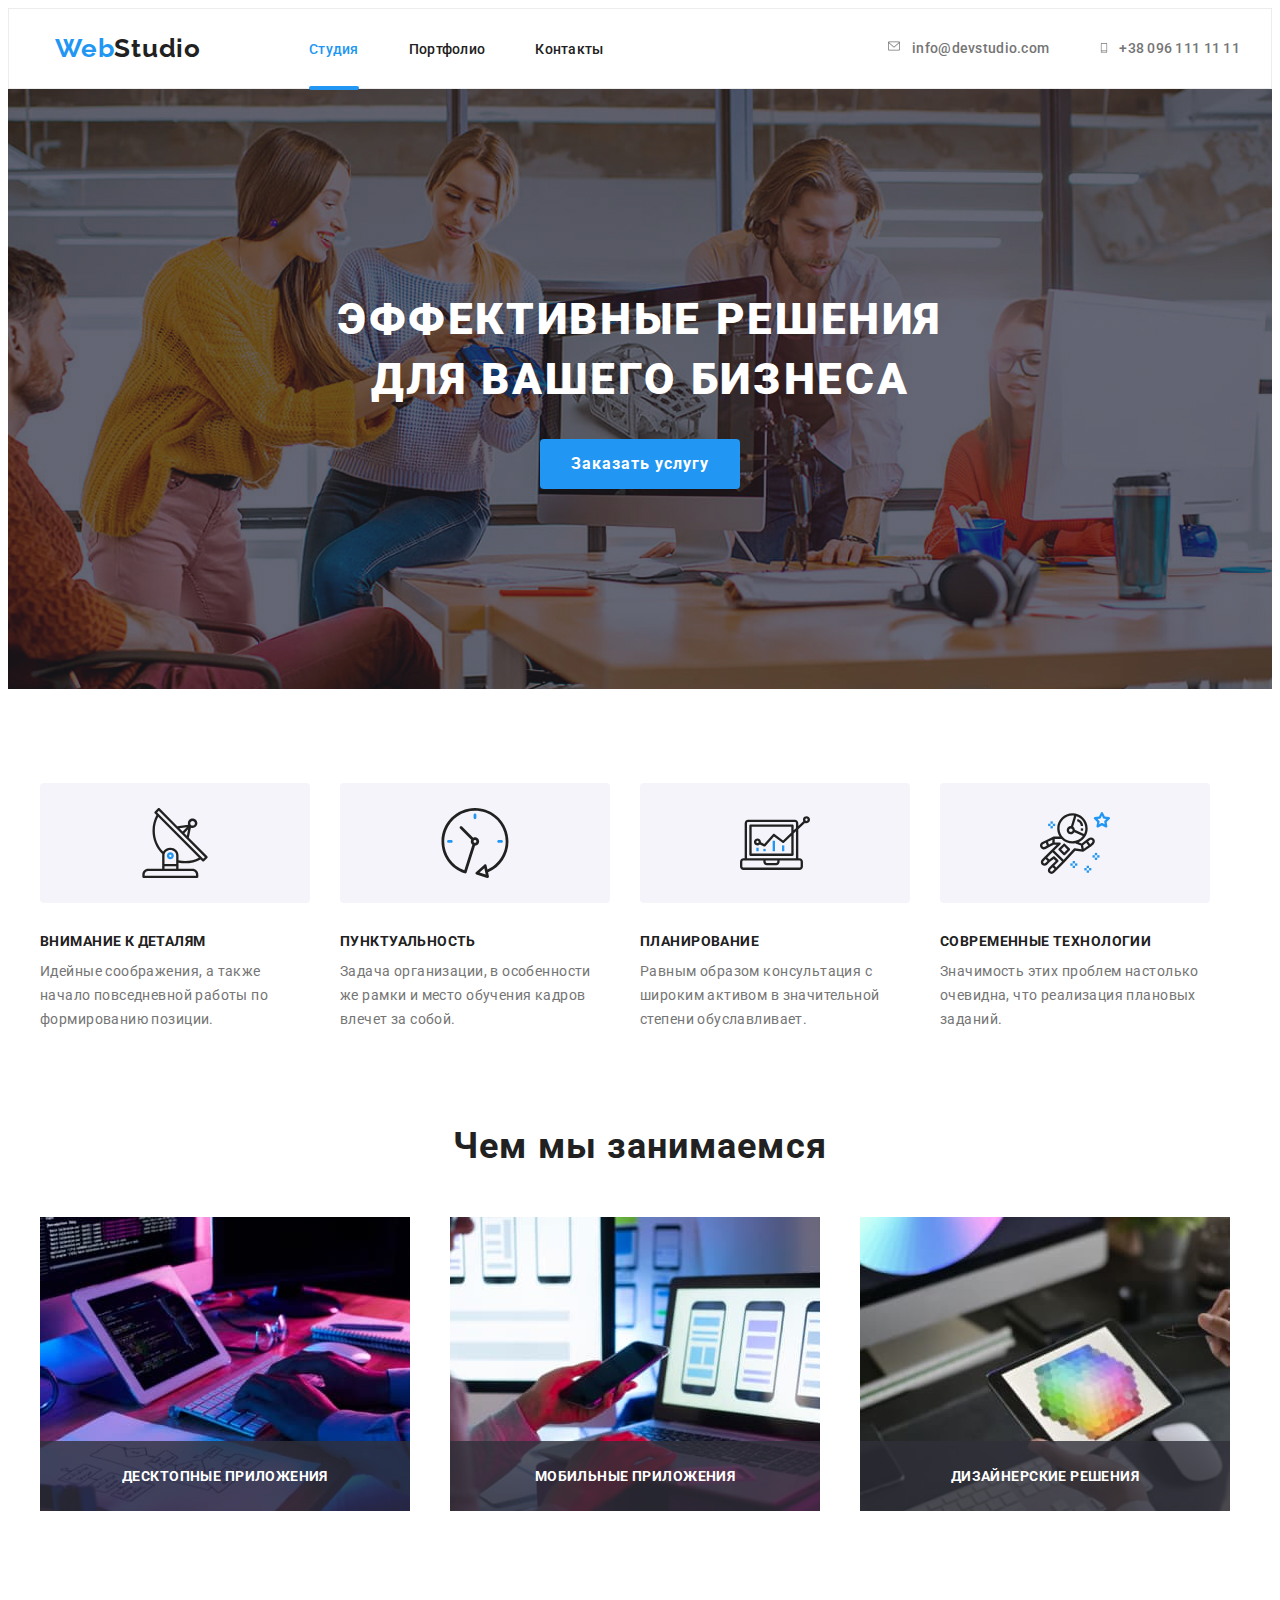
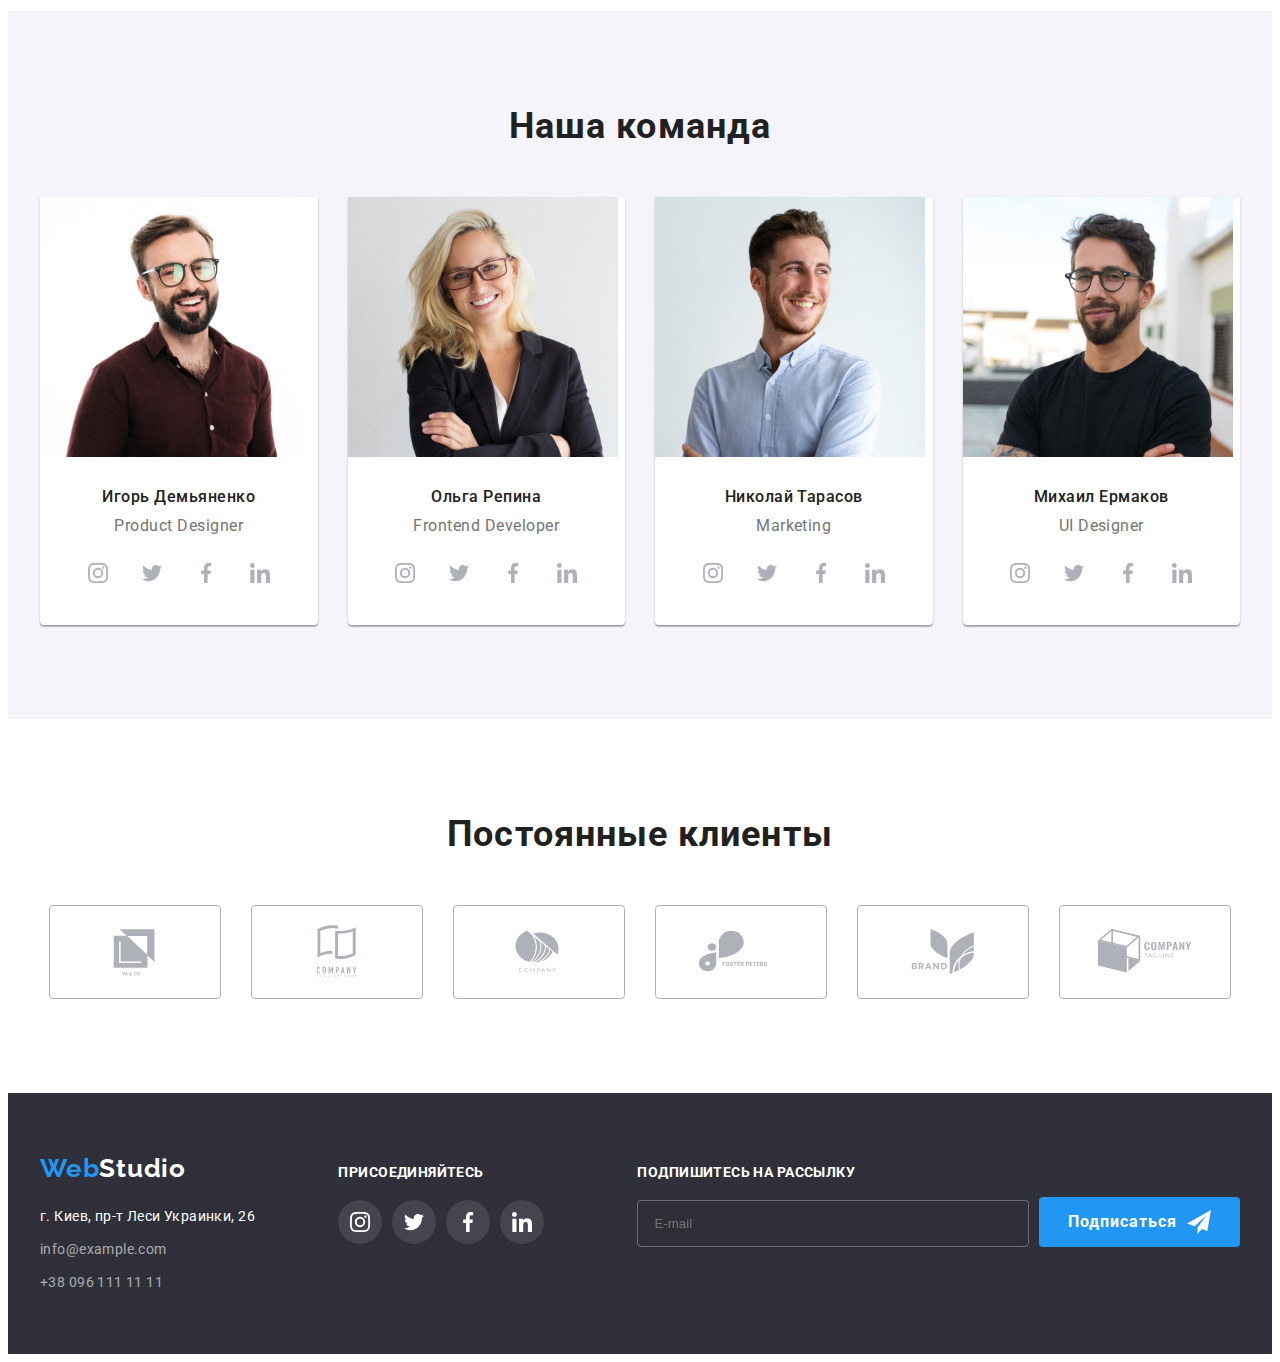
<file: index.html>
<!DOCTYPE html>
<html lang="ru">
  <head>
    <meta charset="UTF-8" />
    <meta http-equiv="X-UA-Compatible" content="IE=edge" />
    <meta name="viewport" content="width=device-width, initial-scale=1.0" />
    <title>WebStudio</title>
    <!-- Fonts start -->
    <link rel="preconnect" href="https://fonts.googleapis.com" />
    <link rel="preconnect" href="https://fonts.gstatic.com" crossorigin />
    <link
      href="https://fonts.googleapis.com/css2?family=Raleway:wght@700&family=Roboto:wght@400;500;700;900&display=swap"
      rel="stylesheet"
    />
    <!-- Fonts end -->
    <!-- Normalize start -->
    <link
      rel="stylesheet"
      href="https://cdnjs.cloudflare.com/ajax/libs/modern-normalize/1.1.0/modern-normalize.min.css"
      integrity="sha512-wpPYUAdjBVSE4KJnH1VR1HeZfpl1ub8YT/NKx4PuQ5NmX2tKuGu6U/JRp5y+Y8XG2tV+wKQpNHVUX03MfMFn9Q=="
      crossorigin="anonymous"
      referrerpolicy="no-referrer"
    />
    <!-- Normalize end -->
    <link rel="stylesheet" href="css/main.min.css" />
    <link rel="stylesheet" href="css/style.css" />
  </head>

  <body>
    <!-- header section -->
    <header class="header">
      <div class="container header__container">
        <a class="logo header__logo" href="#" lang="en"><span class="header__logo-acent">Web</span>Studio</a>
        <nav class="nav">
          <ul class="nav__list">
            <li class="nav__item">
              <a class="nav__link nav__link--current" href="./index.html">Студия</a>
            </li>
            <li class="nav__item">
              <a class="nav__link" href="./portfolio.html">Портфолио</a>
            </li>
            <li class="nav__item">
              <a class="nav__link" href="#contacts">Контакты</a>
            </li>
          </ul>
        </nav>
        <ul class="contacts">
          <li>
            <a class="contacts__mail" href="mailto:info@devstudio.com"
              ><svg class="contact__icon" width="16" height="12">
                <use href="./images/icons.svg#icon-mail"></use></svg
              >info@devstudio.com
            </a>
          </li>

          <li>
            <a class="contacts__phone" href="tel:+380961111111">
              <svg class="contact__icon" width="10" height="16">
                <use href="./images/icons.svg#icon-phone"></use></svg
              >+38 096 111 11 11</a
            >
          </li>
        </ul>
      </div>
    </header>
    <!-- main section -->
    <main>
      <!-- hero section -->
      <section class="hero">
        <div class="container hero__container">
          <h1 class="hero__title">Эффективные решения для вашего бизнеса</h1>
          <button class="hero__btn" type="button" data-modal-open>Заказать услугу</button>
        </div>
      </section>

      <!-- about section -->
      <section class="about">
        <div class="container about__container">
          <ul class="about__list">
            <li class="about__item">
              <div class="about__background">
                <svg class="about__icon" width="70" height="70">
                  <use href="./images/icons.svg#icon-antenna"></use>
                </svg>
              </div>
              <h3>Внимание к деталям</h3>
              <p class="about__text">
                Идейные соображения, а также начало повседневной работы по формированию позиции.
              </p>
            </li>
            <li class="about__item">
              <div class="about__background">
                <svg class="about__icon" width="70" height="70">
                  <use href="./images/icons.svg#icon-clock"></use>
                </svg>
              </div>
              <h3>Пунктуальность</h3>
              <p class="about__text">
                Задача организации, в особенности же рамки и место обучения кадров влечет за собой.
              </p>
            </li>
            <li class="about__item">
              <div class="about__background">
                <svg class="about__icon" width="70" height="70">
                  <use href="./images/icons.svg#icon-diagram"></use>
                </svg>
              </div>
              <h3>Планирование</h3>
              <p class="about__text">
                Равным образом консультация с широким активом в значительной степени обуславливает.
              </p>
            </li>
            <li class="about__item">
              <div class="about__background">
                <svg class="about__icon" width="70" height="70">
                  <use href="./images/icons.svg#icon-astronaut"></use>
                </svg>
              </div>
              <h3>Современные технологии</h3>
              <p>Значимость этих проблем настолько очевидна, что реализация плановых заданий.</p>
            </li>
          </ul>
        </div>
      </section>
      <section class="descr">
        <div class="container descr__container">
          <h2 class="about__description">Чем мы занимаемся</h2>
          <ul class="about__description card-set">
            <li class="about__description card-set-item">
              <img src="images/about/first.jpg" alt="верстка" width="370" height="294" />
              <div class="about__description--overlay">
                <p class="about__description--text-overlay">Десктопные приложения</p>
              </div>
            </li>
            <li class="about__description card-set-item">
              <img src="images/about/second.jpg" alt="дизайн" width="370" height="294" />
              <div class="about__description--overlay">
                <p class="about__description--text-overlay">Мобильные приложения</p>
              </div>
            </li>
            <li class="about__description card-set-item">
              <img src="images/about/third.jpg" alt="внешнее оформление" width="370" height="294" />
              <div class="about__description--overlay">
                <p class="about__description--text-overlay">Дизайнерские решения</p>
              </div>
            </li>
          </ul>
        </div>
      </section>
      <!-- team section -->
      <section class="team card-set">
        <div class="container team__container">
          <h2>Наша команда</h2>
          <ul class="team__list">
            <li class="team__item card-set-item">
              <img
                src="images/team/product_designer.jpg"
                lang="en"
                alt="product_designer"
                width="270"
                height="260"
              />
              <div class="team__item-wrapper">
                <h3>Игорь Демьяненко</h3>
                <p>Product Designer</p>
                <ul class="socials list">
                  <li class="socials__socials-item">
                    <a
                      href=""
                      class="socials-link"
                      target="_blank"
                      rel="noopener noreferrer"
                      aria-label="instagram"
                    >
                      <svg class="socials-icon" width="20" height="20">
                        <use href="./images/icons.svg#icon-instagram"></use>
                      </svg>
                    </a>
                  </li>
                  <li class="socials__socials-item">
                    <a
                      href=""
                      class="socials-link"
                      target="_blank"
                      rel="noopener noreferrer"
                      aria-label="twitter"
                    >
                      <svg class="socials-icon" width="20" height="20">
                        <use href="./images/icons.svg#icon-twitter"></use>
                      </svg>
                    </a>
                  </li>
                  <li class="socials__socials-item">
                    <a
                      href=""
                      class="socials-link"
                      target="_blank"
                      rel="noopener noreferrer"
                      aria-label="facebook"
                    >
                      <svg class="socials-icon" width="20" height="20">
                        <use href="./images/icons.svg#icon-facebook"></use>
                      </svg>
                    </a>
                  </li>
                  <li class="socials__socials-item">
                    <a
                      href=""
                      class="socials-link"
                      target="_blank"
                      rel="noopener noreferrer"
                      aria-label="linkedin"
                    >
                      <svg class="socials-icon" width="20" height="20">
                        <use href="./images/icons.svg#icon-linkedin"></use>
                      </svg>
                    </a>
                  </li>
                </ul>
              </div>
            </li>
            <li class="team__item card-set-item">
              <img
                src="images/team/frontend_developer.jpg"
                lang="en"
                alt="frontend_developer"
                width="270"
                height="260"
              />
              <div class="team__item-wrapper">
                <h3>Ольга Репина</h3>
                <p>Frontend Developer</p>
                <ul class="socials list">
                  <li class="socials__socials-item">
                    <a
                      href=""
                      class="socials-link"
                      target="_blank"
                      rel="noopener noreferrer"
                      aria-label="instagram"
                    >
                      <svg class="socials-icon" width="20" height="20">
                        <use href="./images/icons.svg#icon-instagram"></use>
                      </svg>
                    </a>
                  </li>
                  <li class="socials__socials-item">
                    <a
                      href=""
                      class="socials-link"
                      target="_blank"
                      rel="noopener noreferrer"
                      aria-label="twitter"
                    >
                      <svg class="socials-icon" width="20" height="20">
                        <use href="./images/icons.svg#icon-twitter"></use>
                      </svg>
                    </a>
                  </li>
                  <li class="socials__socials-item">
                    <a
                      href=""
                      class="socials-link"
                      target="_blank"
                      rel="noopener noreferrer"
                      aria-label="facebook"
                    >
                      <svg class="socials-icon" width="20" height="20">
                        <use href="./images/icons.svg#icon-facebook"></use>
                      </svg>
                    </a>
                  </li>
                  <li class="socials__socials-item">
                    <a
                      href=""
                      class="socials-link"
                      target="_blank"
                      rel="noopener noreferrer"
                      aria-label="linkedin"
                    >
                      <svg class="socials-icon" width="20" height="20">
                        <use href="./images/icons.svg#icon-linkedin"></use>
                      </svg>
                    </a>
                  </li>
                </ul>
              </div>
            </li>
            <li class="team__item card-set-item">
              <img
                src="images/team/marketing.jpg"
                lang="en"
                alt="marketing"
                width="270"
                height="260"
              />
              <div class="team__item-wrapper">
                <h3>Николай Тарасов</h3>
                <p>Marketing</p>
                <ul class="socials list">
                  <li class="socials__socials-item">
                    <a
                      href=""
                      class="socials-link"
                      target="_blank"
                      rel="noopener noreferrer"
                      aria-label="instagram"
                    >
                      <svg class="socials-icon" width="20" height="20">
                        <use href="./images/icons.svg#icon-instagram"></use>
                      </svg>
                    </a>
                  </li>
                  <li class="socials__socials-item">
                    <a
                      href=""
                      class="socials-link"
                      target="_blank"
                      rel="noopener noreferrer"
                      aria-label="twitter"
                    >
                      <svg class="socials-icon" width="20" height="20">
                        <use href="./images/icons.svg#icon-twitter"></use>
                      </svg>
                    </a>
                  </li>
                  <li class="socials__socials-item">
                    <a
                      href=""
                      class="socials-link"
                      target="_blank"
                      rel="noopener noreferrer"
                      aria-label="facebook"
                    >
                      <svg class="socials-icon" width="20" height="20">
                        <use href="./images/icons.svg#icon-facebook"></use>
                      </svg>
                    </a>
                  </li>
                  <li class="socials__socials-item">
                    <a
                      href=""
                      class="socials-link"
                      target="_blank"
                      rel="noopener noreferrer"
                      aria-label="linkedin"
                    >
                      <svg class="socials-icon" width="20" height="20">
                        <use href="./images/icons.svg#icon-linkedin"></use>
                      </svg>
                    </a>
                  </li>
                </ul>
              </div>
            </li>
            <li class="team__item card-set-item">
              <img src="images/team/ui_designer.jpg" alt="ui_designer" width="270" height="260" />
              <div class="team__item-wrapper">
                <h3>Михаил Ермаков</h3>
                <p>UI Designer</p>
                <ul class="socials list">
                  <li class="socials__socials-item">
                    <a
                      href=""
                      class="socials-link"
                      target="_blank"
                      rel="noopener noreferrer"
                      aria-label="instagram"
                    >
                      <svg class="socials-icon" width="20" height="20">
                        <use href="./images/icons.svg#icon-instagram"></use>
                      </svg>
                    </a>
                  </li>
                  <li class="socials__socials-item">
                    <a
                      href=""
                      class="socials-link"
                      target="_blank"
                      rel="noopener noreferrer"
                      aria-label="twitter"
                    >
                      <svg class="socials-icon" width="20" height="20">
                        <use href="./images/icons.svg#icon-twitter"></use>
                      </svg>
                    </a>
                  </li>
                  <li class="socials__socials-item">
                    <a
                      href=""
                      class="socials-link"
                      target="_blank"
                      rel="noopener noreferrer"
                      aria-label="facebook"
                    >
                      <svg class="socials-icon" width="20" height="20">
                        <use href="./images/icons.svg#icon-facebook"></use>
                      </svg>
                    </a>
                  </li>
                  <li class="socials__socials-item">
                    <a
                      href=""
                      class="socials-link"
                      target="_blank"
                      rel="noopener noreferrer"
                      aria-label="linkedin"
                    >
                      <svg class="socials-icon" width="20" height="20">
                        <use href="./images/icons.svg#icon-linkedin"></use>
                      </svg>
                    </a>
                  </li>
                </ul>
              </div>
            </li>
          </ul>
        </div>
      </section>
      <section class="clients">
        <div class="container clients__container">
          <h2 class="clients__title">Постоянные клиенты</h2>
          <ul class="clients__list">
            <li class="clients__item">
              <a
                href=""
                class="client__link"
                target="_blank"
                rel="noopener noreferrer"
                aria-label="logo-1"
              >
                <svg class="client__icon" width="106" height="60">
                  <use href="./images/icons.svg#icon-logo-1"></use>
                </svg>
              </a>
            </li>
            <li class="clients__item">
              <a
                href=""
                class="client__link"
                target="_blank"
                rel="noopener noreferrer"
                aria-label="logo-2"
              >
                <svg class="client__icon" width="106" height="60">
                  <use href="./images/icons.svg#icon-logo-2"></use>
                </svg>
              </a>
            </li>
            <li class="clients__item">
              <a
                href=""
                class="client__link"
                target="_blank"
                rel="noopener noreferrer"
                aria-label="logo-3"
              >
                <svg class="client__icon" width="106" height="60">
                  <use href="./images/icons.svg#icon-logo-3"></use>
                </svg>
              </a>
            </li>
            <li class="clients__item">
              <a
                href=""
                class="client__link"
                target="_blank"
                rel="noopener noreferrer"
                aria-label="logo-4"
              >
                <svg class="client__icon" width="106" height="60">
                  <use href="./images/icons.svg#icon-logo-4"></use>
                </svg>
              </a>
            </li>
            <li class="clients__item">
              <a
                href=""
                class="client__link"
                target="_blank"
                rel="noopener noreferrer"
                aria-label="logo-5"
              >
                <svg class="client__icon" width="106" height="60">
                  <use href="./images/icons.svg#icon-logo-5"></use>
                </svg>
              </a>
            </li>
            <li class="clients__item">
              <a
                href=""
                class="client__link"
                target="_blank"
                rel="noopener noreferrer"
                aria-label="logo-6"
              >
                <svg class="client__icon" width="106" height="60">
                  <use href="./images/icons.svg#icon-logo-6"></use>
                </svg>
              </a>
            </li>
          </ul>
        </div>
      </section>
    </main>
    <!-- footer section -->
    <footer class="footer">
      <div class="container footer__container">
        <div class="footer__left">
          <a class="footer-logo-link" href="#" lang="en"
            ><span class="footer-logo-accent">Web</span>Studio</a
          >
          <address>
            <ul class="footer__list">
              <li class="footer__item">
                <a
                  class="footer__link link"
                  href="https://bit.ly/3pXMvUd"
                  target="_blank"
                  rel="noopener noreferrer"
                  >г. Киев, пр-т Леси Украинки, 26</a
                >
              </li>
              <li class="footer__item">
                <a class="footer__mail link" href="mailto:info@devstudio.com">info@example.com</a>
              </li>
              <li class="footer__item">
                <a class="footer__phone link" href="tel:+380961111111">+38 096 111 11 11</a>
              </li>
            </ul>
          </address>
        </div>
        <div class="footer__right">
          <h2 class="footer__title">Присоединяйтесь</h2>
          <ul class="footer-right-list">
            <li class="footer__item">
              <a
                class="socials-footer-link"
                href=""
                target="_blank"
                rel="noopener noreferrer"
                aria-label="instagram"
              >
                <svg class="footer__icon" width="20" height="20">
                  <use href="./images/icons.svg#icon-instagram"></use>
                </svg>
              </a>
            </li>
            <li class="footer__item">
              <a
                class="socials-footer-link"
                href=""
                target="_blank"
                rel="noopener noreferrer"
                aria-label="twitter"
              >
                <svg class="footer__icon" width="20" height="20">
                  <use href="./images/icons.svg#icon-twitter"></use>
                </svg>
              </a>
            </li>
            <li class="footer__item">
              <a
                class="socials-footer-link"
                href=""
                target="_blank"
                rel="noopener noreferrer"
                aria-label="facebook"
              >
                <svg class="footer__icon" width="20" height="20">
                  <use href="./images/icons.svg#icon-facebook"></use>
                </svg>
              </a>
            </li>
            <li class="footer__item">
              <a
                class="socials-footer-link"
                href=""
                target="_blank"
                rel="noopener noreferrer"
                aria-label="linkedin"
              >
                <svg class="footer__icon" width="20" height="20">
                  <use href="./images/icons.svg#icon-linkedin"></use>
                </svg>
              </a>
            </li>
          </ul>
        </div>
        <div class="container-footer-form">
          <form class="footer__form">
            <label class="footer-label">
              <span class="footer__text">Подпишитесь на рассылку</span>
              <input type="email" name="email" placeholder="E-mail" class="footer__input" />
            </label>
          </form>
          <button class="footer-btn">
            Подписаться
            <svg class="footer-btn-icon" width="24" height="24">
              <use href="./images/icons.svg#icon-telegram"></use>
            </svg>
          </button>
        </div>
      </div>
    </footer>

    <!-- Modal window -->

    <div class="backdrop is-hidden" data-modal>
      <div class="modal">
        <button class="modal__btn" data-modal-close>
          <svg class="modal-btn-icon" width="18" height="18">
            <use href="./images/icons.svg#icon-icon-close"></use>
          </svg>
        </button>
        <form class="form__modal">
          <strong class="modal__title">Оставьте свои данные, мы вам перезвоним</strong>
          <label for="name" class="label__modal">Имя</label>
          <p class="field">
            <input id="name" type="text" class="input__modal" name="name" maxlength="25" autofocus />
            <svg class="modal-icon" width="18" height="18">
              <use href="./images/icons.svg#icon-person"></use>
            </svg>
          </p>
          <label for="phone" class="label__modal">Телефон</label>
          <p class="field">
            <input id="phone" type="text" class="input__modal" name="name" maxlength="13" />
            <svg class="modal-icon" width="18" height="18">
              <use href="./images/icons.svg#icon-black-phone"></use>
            </svg>
          </p>
          <label for="email" class="label__modal">Почта</label>
          <p class="field">
            <input id="email" type="text" class="input__modal" name="name" />
            <svg class="modal-icon" width="18" height="18">
              <use href="./images/icons.svg#icon-email"></use>
            </svg>
          </p>
          <label for="comments" class="label__modal">Комментарий</label>
          <textarea
            name="feedback"
            id="comments"
            rows="5"
            class="input__modal textarea-modal"
            placeholder="Введите текст"
          ></textarea>
          <p class="modal__check-box">
            <label class="label-modal label-check" for="done">
              <input class="modal__check check visually-hidden" id="done" type="checkbox" name="done" />
              <svg class="modal__check-on" width="16" height="15">
                <use class="register-icon-check" href="./images/icons.svg#icon-square-check"></use>
              </svg>
              <svg class="modal__check-off" width="16" height="15">
                <use
                  class="register-icon-uncheck"
                  href="./images/icons.svg#icon-square-uncheck"
                ></use>
              </svg>
              <span class="check-text"
                >Соглашаюсь с рассылкой и принимаю
                <a class="link-modal" href="">Условия договора</a></span
              >
            </label>
          </p>
          <button class="modal-modal-btn" type="submit">Отправить</button>
        </form>
      </div>
    </div>

    <script src="./js/modal.js"></script>
  </body>
</html>
</file>
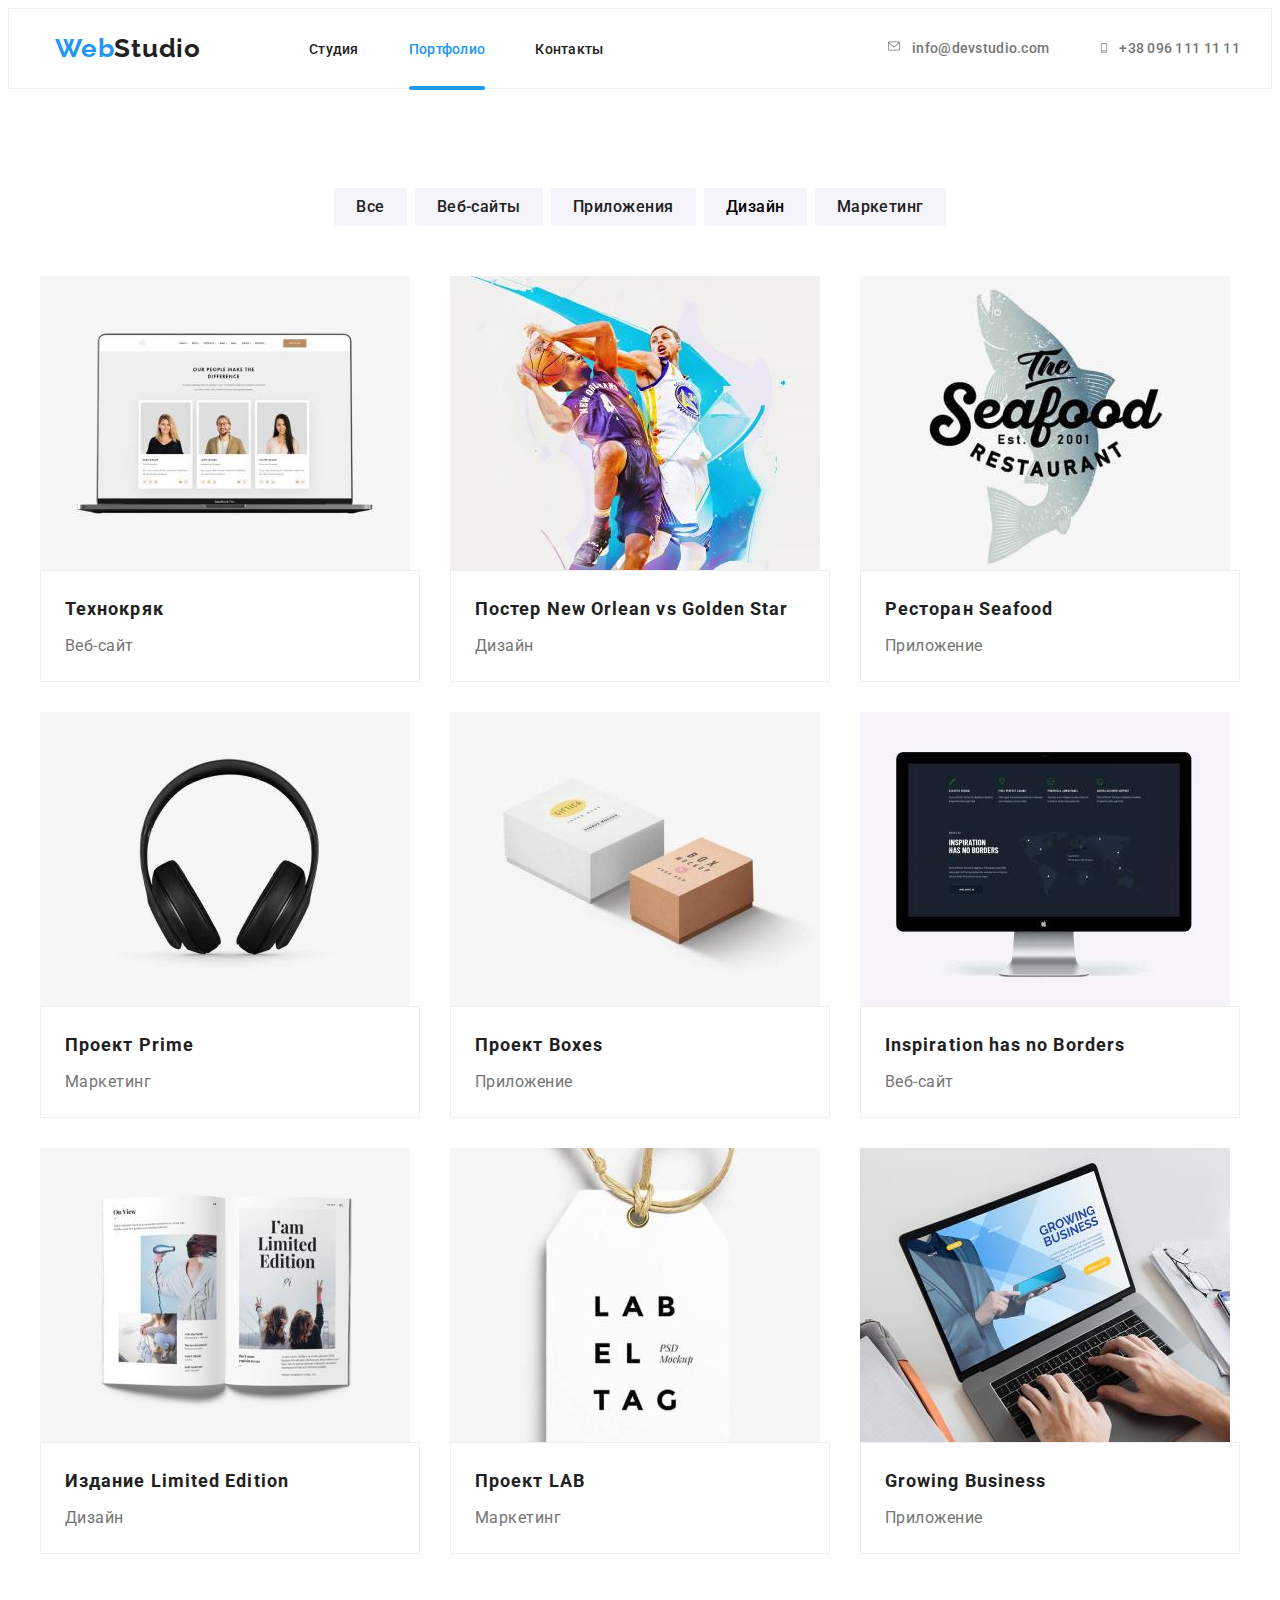
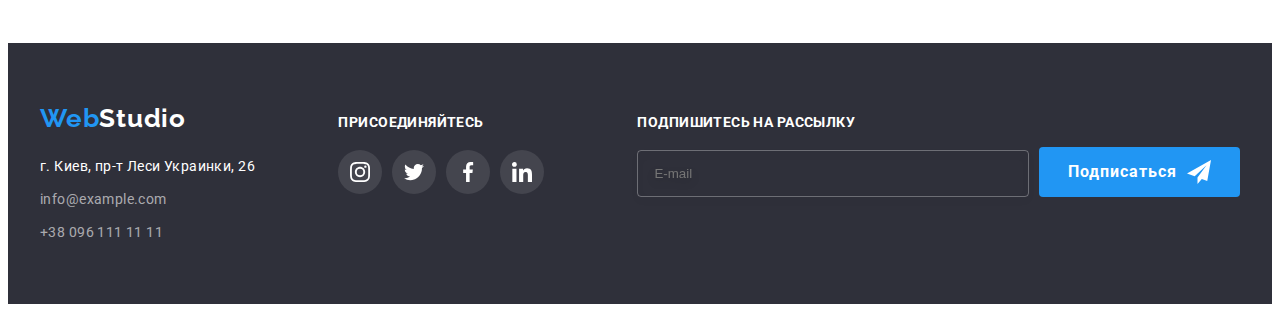
<file: portfolio.html>
<!DOCTYPE html>
<html lang="en">
  <head>
    <meta charset="UTF-8" />
    <meta http-equiv="X-UA-Compatible" content="IE=edge" />
    <meta name="viewport" content="width=device-width, initial-scale=1.0" />
    <title>Портфолио</title>
    <!-- Fonts start -->
    <link rel="preconnect" href="https://fonts.googleapis.com" />
    <link rel="preconnect" href="https://fonts.gstatic.com" crossorigin />
    <link
      href="https://fonts.googleapis.com/css2?family=Raleway:wght@700&family=Roboto:wght@400;500;700;900&display=swap"
      rel="stylesheet"
    />
    <!-- Fonts end -->
    <!-- Normalize start -->
    <link
      rel="stylesheet"
      href="https://cdnjs.cloudflare.com/ajax/libs/modern-normalize/1.1.0/modern-normalize.min.css"
      integrity="sha512-wpPYUAdjBVSE4KJnH1VR1HeZfpl1ub8YT/NKx4PuQ5NmX2tKuGu6U/JRp5y+Y8XG2tV+wKQpNHVUX03MfMFn9Q=="
      crossorigin="anonymous"
      referrerpolicy="no-referrer"
    />
    <!-- Normalize end -->
    <link rel="stylesheet" href="css/main.min.css" />
    <link rel="stylesheet" href="css/style.css" />
  </head>
  <body>
    <!-- header section -->
    <header class="header">
      <div class="container header__container">
        <a class="logo header__logo" href="#" lang="en"
          ><span class="header__logo-acent">Web</span>Studio</a
        >
        <nav class="nav">
          <ul class="nav__list">
            <li class="nav__item">
              <a class="nav__link" href="./index.html">Студия</a>
            </li>
            <li class="nav__item">
              <a class="nav__link nav__link--current" href="./portfolio.html">Портфолио</a>
            </li>
            <li class="nav__item">
              <a class="nav__link" href="#contacts">Контакты</a>
            </li>
          </ul>
        </nav>
        <ul class="contacts">
          <li>
            <a class="contacts__mail" href="mailto:info@devstudio.com"
              ><svg class="contact__icon" width="16" height="12">
                <use href="./images/icons.svg#icon-mail"></use></svg
              >info@devstudio.com
            </a>
          </li>

          <li>
            <a class="contacts__phone" href="tel:+380961111111">
              <svg class="contact__icon" width="10" height="16">
                <use href="./images/icons.svg#icon-phone"></use></svg
              >+38 096 111 11 11</a
            >
          </li>
        </ul>
      </div>
    </header>
    <!-- main section -->
    <main>
      <!-- hero section -->
      <section class="work">
        <div class="container">
          <h1 hidden>Portfolio</h1>
          <ul class="btn">
            <li>
              <button type="button" class="work-btn-item btn-mode-ligh">Все</button>
            </li>
            <li>
              <button type="button" class="work-btn-item btn-mode-ligh">Веб-сайты</button>
            </li>
            <li>
              <button type="button" class="work-btn-item btn-mode-ligh">Приложения</button>
            </li>
            <li>
              <button type="button" class="work-btn-item btn-mode-light">Дизайн</button>
            </li>
            <li>
              <button type="button" class="work-btn-item btn-mode-ligh">Маркетинг</button>
            </li>
          </ul>
          <ul class="work-card card-set">
            <li class="work-cards card-set-item">
              <a href="" class="work-link">
                <div class="portfolio-cards">
                  <img src="images/portfolio/laptop.jpg" alt="laptop" />
                  <div class="overlay">
                    <p class="overlay-text">
                      Ресурс предлагает комплексные предложения с разным уровнем функционала и
                      сервисов. Все это позволит посетителю получить исчерпывающие сведения о
                      компании или частном лице.
                    </p>
                  </div>
                </div>
                <div class="work-cards-wrapper">
                  <h2 class="work-cards-title">Технокряк</h2>
                  <p class="work-cards-text">Веб-сайт</p>
                </div>
              </a>
            </li>

            <li class="work-cards card-set-item">
              <a href="" class="work-link">
                <div class="portfolio-cards">
                  <img src="images/portfolio/basketball.jpg" alt="basketball" />
                  <div class="overlay">
                    <p class="overlay-text">
                      Ресурс предлагает комплексные предложения с разным уровнем функционала и
                      сервисов. Все это позволит посетителю получить исчерпывающие сведения о
                      компании или частном лице.
                    </p>
                  </div>
                </div>
                <div class="work-cards-wrapper">
                  <h2 class="work-cards-title">Постер New Orlean vs Golden Star</h2>
                  <p class="work-cards-text">Дизайн</p>
                </div>
              </a>
            </li>
            <li class="work-cards card-set-item">
              <a href="" class="work-link">
                <div class="portfolio-cards">
                  <img src="images/portfolio/seafood.jpg" alt="restourant" />
                  <div class="overlay">
                    <p class="overlay-text">
                      Ресурс предлагает комплексные предложения с разным уровнем функционала и
                      сервисов. Все это позволит посетителю получить исчерпывающие сведения о
                      компании или частном лице.
                    </p>
                  </div>
                </div>
                <div class="work-cards-wrapper">
                  <h2 class="work-cards-title">Ресторан Seafood</h2>
                  <p class="work-cards-text">Приложение</p>
                </div>
              </a>
            </li>
            <li class="work-cards card-set-item">
              <a href="" class="work-link">
                <div class="portfolio-cards">
                  <img src="images/portfolio/headphones.jpg" alt="headphones" />
                  <div class="overlay">
                    <p class="overlay-text">
                      Ресурс предлагает комплексные предложения с разным уровнем функционала и
                      сервисов. Все это позволит посетителю получить исчерпывающие сведения о
                      компании или частном лице.
                    </p>
                  </div>
                </div>
                <div class="work-cards-wrapper">
                  <h2 class="work-cards-title">Проект Prime</h2>
                  <p class="work-cards-text">Маркетинг</p>
                </div>
              </a>
            </li>
            <li class="work-cards card-set-item">
              <a href="" class="work-link">
                <div class="portfolio-cards">
                  <img src="images/portfolio/boxes.jpg" alt="boxes" />
                  <div class="overlay">
                    <p class="overlay-text">
                      Ресурс предлагает комплексные предложения с разным уровнем функционала и
                      сервисов. Все это позволит посетителю получить исчерпывающие сведения о
                      компании или частном лице.
                    </p>
                  </div>
                </div>
                <div class="work-cards-wrapper">
                  <h2 class="work-cards-title">Проект Boxes</h2>
                  <p class="work-cards-text">Приложение</p>
                </div>
              </a>
            </li>
            <li class="work-cards card-set-item">
              <a href="" class="work-link">
                <div class="portfolio-cards">
                  <img src="images/portfolio/imac.jpg" alt="imac" />
                  <div class="overlay">
                    <p class="overlay-text">
                      Ресурс предлагает комплексные предложения с разным уровнем функционала и
                      сервисов. Все это позволит посетителю получить исчерпывающие сведения о
                      компании или частном лице.
                    </p>
                  </div>
                </div>
                <div class="work-cards-wrapper">
                  <h2 class="work-cards-title">Inspiration has no Borders</h2>
                  <p class="work-cards-text">Веб-сайт</p>
                </div>
              </a>
            </li>
            <li class="work-cards card-set-item">
              <a href="" class="work-link">
                <div class="portfolio-cards">
                  <img src="images/portfolio/limited.jpg" alt="limited" />
                  <div class="overlay">
                    <p class="overlay-text">
                      Ресурс предлагает комплексные предложения с разным уровнем функционала и
                      сервисов. Все это позволит посетителю получить исчерпывающие сведения о
                      компании или частном лице.
                    </p>
                  </div>
                </div>
                <div class="work-cards-wrapper">
                  <h2 class="work-cards-title">Издание Limited Edition</h2>
                  <p class="work-cards-text">Дизайн</p>
                </div>
              </a>
            </li>
            <li class="work-cards card-set-item">
              <a href="" class="work-link">
                <div class="portfolio-cards">
                  <img src="images/portfolio/lab.jpg" alt="lab" />
                  <div class="overlay">
                    <p class="overlay-text">
                      Ресурс предлагает комплексные предложения с разным уровнем функционала и
                      сервисов. Все это позволит посетителю получить исчерпывающие сведения о
                      компании или частном лице.
                    </p>
                  </div>
                </div>
                <div class="work-cards-wrapper">
                  <h2 class="work-cards-title">Проект LAB</h2>
                  <p class="work-cards-text">Маркетинг</p>
                </div>
              </a>
            </li>
            <li class="work-cards card-set-item">
              <a href="" class="work-link">
                <div class="portfolio-cards">
                  <img src="images/portfolio/business.jpg" alt="business" />
                  <div class="overlay">
                    <p class="overlay-text">
                      Ресурс предлагает комплексные предложения с разным уровнем функционала и
                      сервисов. Все это позволит посетителю получить исчерпывающие сведения о
                      компании или частном лице.
                    </p>
                  </div>
                </div>
                <div class="work-cards-wrapper">
                  <h2 class="work-cards-title">Growing Business</h2>
                  <p class="work-cards-text">Приложение</p>
                </div>
              </a>
            </li>
          </ul>
        </div>
      </section>
    </main>
    <!-- footer section -->
    <footer class="footer">
      <div class="container footer__container">
        <div class="footer__left">
          <a class="footer-logo-link" href="#" lang="en"
            ><span class="footer-logo-accent">Web</span>Studio</a
          >
          <address>
            <ul class="footer__list">
              <li class="footer__item">
                <a
                  class="footer__link"
                  href="https://bit.ly/3pXMvUd"
                  target="_blank"
                  rel="noopener noreferrer"
                  >г. Киев, пр-т Леси Украинки, 26</a
                >
              </li>
              <li class="footer__item">
                <a class="footer__mail" href="mailto:info@devstudio.com">info@example.com</a>
              </li>
              <li class="footer__item">
                <a class="footer__phone" href="tel:+380961111111">+38 096 111 11 11</a>
              </li>
            </ul>
          </address>
        </div>
        <div class="footer__right">
          <h2 class="footer__title">Присоединяйтесь</h2>
          <ul class="footer-right-list">
            <li class="footer__item">
              <a
                class="socials-footer-link"
                href=""
                target="_blank"
                rel="noopener noreferrer"
                aria-label="instagram"
              >
                <svg class="footer__icon" width="20" height="20">
                  <use href="./images/icons.svg#icon-instagram"></use>
                </svg>
              </a>
            </li>
            <li class="footer__item">
              <a
                class="socials-footer-link"
                href=""
                target="_blank"
                rel="noopener noreferrer"
                aria-label="twitter"
              >
                <svg class="footer__icon" width="20" height="20">
                  <use href="./images/icons.svg#icon-twitter"></use>
                </svg>
              </a>
            </li>
            <li class="footer__item">
              <a
                class="socials-footer-link"
                href=""
                target="_blank"
                rel="noopener noreferrer"
                aria-label="facebook"
              >
                <svg class="footer__icon" width="20" height="20">
                  <use href="./images/icons.svg#icon-facebook"></use>
                </svg>
              </a>
            </li>
            <li class="footer__item">
              <a
                class="socials-footer-link"
                href=""
                target="_blank"
                rel="noopener noreferrer"
                aria-label="linkedin"
              >
                <svg class="footer__icon" width="20" height="20">
                  <use href="./images/icons.svg#icon-linkedin"></use>
                </svg>
              </a>
            </li>
          </ul>
        </div>
        <div class="container-footer-form">
          <form class="footer__form">
            <label class="footer-label">
              <span class="footer__text">Подпишитесь на рассылку</span>
              <input type="email" name="email" placeholder="E-mail" class="footer__input" />
            </label>
          </form>
          <button class="footer-btn">
            Подписаться
            <svg class="footer-btn-icon" width="24" height="24">
              <use href="./images/icons.svg#icon-telegram"></use>
            </svg>
          </button>
        </div>
      </div>
    </footer>
    <script src="./js/modal.js"></script>
  </body>
</html>
</file>
<file: css/style.css>
/* :root { */
/* fonts */
/*   --main-font: 'Roboto', sans-serif;
  --secondary-font: 'Raleway', sans-serif; */

/* text colors */
/*   --main-txt-cl: #212121;
  --accent-txt-cl: #2196f3;
  --btn-txt-cl: #ffffff;
  --contacts-txt-cl: #757575;
  --title-txt-cl: #e5e5e5;
  --main-title-txt-cl: #e5e5e5;
  --links-txt-cl: #afb1b8; */

/* bg colors */
/*   --dark-bg-cl: #2f303a;
  --light-bg-cl: #f5f4fa;
  --btn-hero-hover: #188ce8; */

/* Others */
/*   --indent: 30px;
  --items: 3;
  --animation: 250ms cubic-bezier(0.4, 0, 0.2, 1);
} */

/* body {
  font-family: var(--main-font);
  color: var(--main-txt-cl);
} */

/* button {
  font-family: var(--main-font);
} */

/* reset styles */
/* h1,
h2,
h3,
h4,
h5,
h6,
p {
  margin: 0 auto;
}

img {
  display: block;
}
.link {
  text-decoration: none;
  color: currentColor;
}

.list {
  list-style: none;
  padding: 0;
  margin: 0;
} */

/* CARD-SET */

/* .card-set {
  display: flex;
  flex-wrap: wrap;
  gap: var(--indent);
}

.card-set-item {
  position: relative;
  flex-basis: calc((100% - var(--indent) * (var(--items) - 1)) / var(--items));
  transition: box-shadow var(--animation);
}

.card-set-item:focus,
.card-set-item:hover {
  box-shadow: 0px 1px 1px rgba(0, 0, 0, 0.12), 0px 4px 4px rgba(0, 0, 0, 0.06),
    1px 4px 6px rgba(0, 0, 0, 0.16);
} */

/**
  |============================
  | BASE STYLES
  |============================
*/

/* .section {
  padding-top: 94px;
  padding-bottom: 94px;
} */

/* .container {
  width: 1200px;
  margin-left: auto;
  margin-right: auto;
  padding-left: 15px;
  padding-right: 15px;
} */

/**
  |============================
  | BUTTONS STYLES
  |============================
*/

/* .work-btn-item {
  padding: 6px 22px;
  border: none;
  font-family: inherit;
  font-weight: 500;
  font-size: 16px;
  line-height: calc(26 / 16);
  letter-spacing: 0.03em;
  background-color: var(--light-bg-cl);
  cursor: pointer;
  transition: background-color var(--animation), color var(--animation);
}

.hero__btn {
  display: block;
  margin-left: auto;
  margin-right: auto;
  margin-top: 30px;
  min-width: 200px;
  min-height: 50px;
  font-family: inherit;
  font-weight: 700;
  font-size: 16px;
  line-height: calc(30 / 16);
  letter-spacing: 0.06em;
  background-color: var(--accent-txt-cl);
  color: var(--btn-txt-cl);
  border: none;
  border-radius: 4px;
  cursor: pointer;
}

.btn {
  display: flex;
  justify-content: center;
  gap: 8px;
  font-family: 'Roboto';
  font-style: normal;
  font-weight: 700;
  font-size: 16px;
  line-height: 30px;
  margin-bottom: 50px;
  border-radius: 4px;
}

.btn-mode-ligh {
  color: var(--main-txt-cl);
}

.hero__btn:hover,
.hero__btn:focus {
  background-color: var(--btn-hero-hover);
}

.work-btn-item:hover,
.work-btn-item:focus {
  background-color: var(--accent-txt-cl);
  color: var(--btn-txt-cl);
}

.modal__btn {
  position: absolute;
  top: 8px;
  right: 8px;
  padding: 0;
  width: 30px;
  height: 30px;
  display: flex;
  align-items: center;
  justify-content: center;
  border-radius: 50%;
  border: 1px solid rgba(0, 0, 0, 0.1);
  background-color: var(--btn-txt-cl);
  cursor: pointer;
}

.modal__btn:hover .modal-btn-icon,
.modal__btn:focus .modal-btn-icon {
  fill: var(--accent-txt-cl);
}

.modal-btn-icon {
  fill: #000;
  transition: fill var(--animation);
}

.footer-btn {
  display: flex;
  align-items: center;

  background-color: var(--accent-txt-cl);
  color: var(--btn-txt-cl);
  font-family: var(--main-font);
  font-size: 16px;
  line-height: 1.88;
  font-weight: 700;
  letter-spacing: 0.06em;

  padding-left: 29px;
  padding-right: 29px;
  height: 50px;
  border: 0;
  border-radius: 4px;
  cursor: pointer;

  transition: background-color var(--animation);
}

.footer-btn:hover,
.footer-btn:focus {
  background-color: var(--accent-txt-cl);
}

.footer-btn-icon {
  fill: currentColor;
  margin-left: 10px;
}

.modal-modal-btn {
  display: block;
  margin: 0 auto;

  background-color: var(--accent-txt-cl);
  color: var(--btn-txt-cl);
  font-family: var(--main-font);
  font-size: 16px;
  line-height: 1.88;
  font-weight: 700;
  letter-spacing: 0.06em;
  cursor: pointer;
  padding: 10px 55px;
  margin-top: 30px;

  border: 0;
  box-shadow: 0px 4px 4px rgba(0, 0, 0, 0.15);
  border-radius: 4px;

  transition: background-color var(--animation);
}

.modal-modal-btn:hover,
.modal-modal-btn:focus {
  background-color: var(--btn-hero-hover);
} */

/**
  |============================
  | HEADER SECTION
  |============================
*/

/* .header {
  border: 1px solid #ececec;
  padding: 24px 0 24px 0;
}

.header__container {
  display: flex;
  align-items: center;
  color: var(--main-txt-cl);
} */

/* .nav__list {
  display: flex;
  gap: 50px;
}

.nav__link {
  font-family: var(--main-font);
  font-weight: 500;
  font-size: 14px;
  line-height: calc(16 / 14);
  letter-spacing: 0.02em;
  transition: var(--animation);
}

.nav__link:hover,
.nav__link:focus {
  color: var(--accent-txt-cl);
}

.nav__link--current {
  position: relative;
  color: var(--accent-txt-cl);
}

.nav__link--current::after {
  content: '';
  position: absolute;
  top: 45px;
  left: 0;
  display: block;
  width: 100%;
  height: 4px;

  background: var(--accent-txt-cl);
  border-radius: 2px;
}
 */

/* .contacts {
  display: flex;
  align-items: center;
  margin-left: auto;
}

.contacts__mail {
  margin-right: 50px;
}

.contacts__phone:hover,
.contacts__phone:focus,
.contacts__mail:hover,
.contacts__mail:focus {
  color: var(--accent-txt-cl);
}

.contacts__phone,
.contacts__mail {
  display: flex;
  text-align: center;
  justify-content: center;
  font-weight: 500;
  font-size: 14px;
  line-height: calc(16 / 14);
  letter-spacing: 0.02em;
  color: var(--contacts-txt-cl);
  transition: color var(--animation);
}

.contact__icon {
  margin-right: 10px;
  fill: currentColor;
}

.contact__icon:hover,
.contact__icon:focus {
} */

/**
  |============================
  | LOGO SECTION
  |============================
*/

/* .header__logo {
  margin-right: 93px;
  font-family: var(--secondary-font);
  font-style: normal;
  font-weight: 700;
  font-size: 26px;
  line-height: 1.19;
  letter-spacing: 0.03em;
  color: var(--main-txt-cl);
  text-decoration: none;
  padding-left: 15px;
  padding-right: 15px;
}
.header__logo-acent {
  color: var(--accent-txt-cl);
} */

/**
  |============================
  | HERO SECTION
  |============================
*/

/* .hero {
  padding-bottom: 200px;
  padding-top: 200px;
  margin-left: auto;
  margin-right: auto;

  background-image: linear-gradient(to right, rgba(47, 48, 58, 0.4), rgba(47, 48, 58, 0.4)),
    url(../images/hero/background.jpg);
  background-repeat: no-repeat;
  background-position: center;
  background-size: cover;
} */

/* .hero__title {
  position: relative;
  max-width: 696px;
  color: var(--title-txt-cl);
  font-family: var(--main-font);
  font-style: normal;
  font-weight: 900;
  font-size: 44px;
  line-height: calc(60 / 44);
  text-align: center;
  letter-spacing: 0.06em;
  text-transform: uppercase;
  color: var(--btn-txt-cl);
} */

/**
  |============================
  | SOCIAL ICONS
  |============================
*/

/* .socials {
  display: flex;
  align-items: center;
  justify-content: center;
  margin-top: 16px;
  gap: 10px;
}

.socials-link {
  display: flex;
  align-items: center;
  justify-content: center;
  width: 44px;
  height: 44px;
  color: var(--links-txt-cl);
  background-color: var(--btn-txt-cl);
  border-radius: 50%;
  transition: background-color var(--animation), color var(--animation);
}

.socials-link:hover,
.socials-link:focus {
  color: var(--btn-txt-cl);
  background-color: var(--accent-txt-cl);
}
.socials-icon {
  fill: currentColor;
  transition: fill var(--animation);
} */

/**
  |============================
  | ABOUT SECTION
  |============================
*/

/* .descr {
  padding-top: 0;
}


.about__item {
  width: 270px;
}

.about__icon {
}

.about__description--overlay {
  display: flex;
  align-items: center;
  justify-content: center;
  position: absolute;
  bottom: 0;
  width: 370px;
  height: 70px;
  background-color: rgba(47, 48, 58, 0.8);
}

.about__description--text-overlay {
  font-family: var(--main-font);
  font-style: normal;
  font-weight: 700;
  font-size: 14px;
  line-height: calc(16 / 14);
  letter-spacing: 0.03em;
  text-transform: uppercase;
  color: var(--btn-txt-cl);
}

.about__list {
  display: flex;
  gap: 30px;
}

.about__background {
  display: flex;
  justify-content: center;
  align-items: center;
  height: 120px;
  background-color: var(--light-bg-cl);
  border-radius: 4px;
}

.about__description {
  margin-bottom: 50px;
  font-family: var(--main-font);
  font-style: normal;
  font-weight: 700;
  font-size: 36px;
  line-height: calc(42 / 36);
  text-align: center;
  letter-spacing: 0.03em;
}

.about h3 {
  margin-top: 30px;
  padding-bottom: 10px;
  font-family: var(--main-font);
  font-style: normal;
  font-weight: 700;
  font-size: 14px;
  line-height: calc(16 / 14);
  letter-spacing: 0.03em;
  text-transform: uppercase;
  color: var(--main-txt-cl);
}

.about p {
  font-family: var(--main-font);
  font-style: normal;
  font-weight: 400;
  font-size: 14px;
  line-height: calc(24 / 14);
  letter-spacing: 0.03em;
  color: var(--contacts-txt-cl);
}
 */
/**
  |============================
  | TEAM SECTION
  |============================
*/

/* .team {
  font-family: var(--main-font);
  font-style: normal;
  font-weight: 700;
  font-size: 36px;
  line-height: calc(42 / 36);
  text-align: center;
  letter-spacing: 0.03em;
  color: var(--main-txt-cl);
  background-color: var(--light-bg-cl);
}


.team__list {
  display: flex;
  gap: 30px;
  --items: 4;
}

.team__item {
  background-color: var(--btn-txt-cl);
  flex-basis: calc((100% - var(--indent) * (var(--items) - 1)) / var(--items));
  box-shadow: 0px 1px 3px rgba(0, 0, 0, 0.12), 0px 1px 1px rgba(0, 0, 0, 0.14),
    0px 2px 1px rgba(0, 0, 0, 0.2);
  border-radius: 0px 0px 4px 4px;
}

.team h2 {
  margin-bottom: 50px;
  font-family: var(--main-font);
  font-style: normal;
  font-weight: 700;
  font-size: 36px;
  line-height: calc(42 / 36);
  text-align: center;
  letter-spacing: 0.03em;
  color: var(--main-txt-cl);
}

.team__item-wrapper{
  padding-top: 30px;
  padding-bottom: 30px;
}

.team h3 {
  font-family: var(--main-font);
  font-style: normal;
  font-weight: 500;
  font-size: 16px;
  line-height: calc(19 / 16);
  text-align: center;
  letter-spacing: 0.03em;
  color: var(--main-txt-cl);
  margin-bottom: 10px;
}

.team p {
  font-family: var(--main-font);
  font-style: normal;
  font-weight: 400;
  font-size: 16px;
  line-height: calc(19 / 16);
  text-align: center;
  letter-spacing: 0.03em;
  color: var(--contacts-txt-cl);
  margin-bottom: 15px;
} */

/**
  |============================
  | CLIENT SECTION
  |============================
*/

/* .clients {
  display: flex;
  padding-bottom: 94px;
  padding-top: 94px;
} */

/* .clients__title {
  font-family: var(--main-font);
  font-style: normal;
  font-weight: 700;
  font-size: 36px;
  line-height: calc(42 / 36);
  text-align: center;
  letter-spacing: 0.03em;
  margin-bottom: 50px;
  color: var(--main-txt-cl);
} */

/* .clients__list {
  margin: 0;
  padding: 0;
  display: flex;
  text-align: center;
  justify-content: center;
  gap: 30px;
}

.client__link {
  display: flex;
  width: 170px;
  height: 92px;
  text-align: center;
  justify-content: center;
  color: var(--links-txt-cl);
  background-color: var(--btn-txt-cl);
  border: 1px solid var(--links-txt-cl);
  border-radius: 4px;
  transition: color var(--animation), background-color var(--animation),
    border-color var(--animation);
}

.client__link:hover,
.client__link:focus {
  color: var(--accent-txt-cl);
  background-color: var(--btn-txt-cl);
  border-color: var(--accent-txt-cl);
  transition: var(--animation);
}

.client__icon {
  display: flex;
  align-items: center;
  justify-content: center;
  fill: currentColor;
  margin: 16px 32px;
} */

/**
  |============================
  | WORK SECTION
  |============================
*/

/* .work {
  padding-top: 99px;
  padding-bottom: 89px;
}

.portfolio-cards {
  position: relative;
  overflow: hidden;
}


.overlay {
  display: block;
  position: absolute;
  bottom: 0;
  left: 0;

  width: 100%;
  height: 100%;

  background-color: rgba(33, 150, 243, 0.9);

  transform: translateY(100%);
  transition: transform var(--animation);
}

.work-cards .work-link:hover .overlay,
.work-cards .work-link:focus .overlay {
  transform: translateY(0);
}

.overlay-text {
  font-weight: 400;
  font-size: 18px;
  line-height: calc(28 / 18);
  color: var(--btn-txt-cl);
  padding: 63px 24px;
}

.work-cards-wrapper {
  padding: 20px 24px;
  border: 1px solid #eeeeee;
  cursor: pointer;
} */

/* .work-cards-title {
  font-family: var(--main-font);
  font-style: normal;
  font-weight: 700;
  font-size: 18px;
  line-height: calc(36 / 18);
  letter-spacing: 0.06em;
  color: var(--main-txt-cl);
  margin-bottom: 4px;
} */

/* .work-cards-text {
  font-family: var(--main-font);
  font-style: normal;
  font-weight: 400;
  font-size: 16px;
  line-height: calc(30 / 16);
  letter-spacing: 0.03em;
  color: var(--contacts-txt-cl);
}

.work-cards:hover,
.work-cards:focus {
  box-shadow: 0px 1px 1px rgba(0, 0, 0, 0.12), 0px 4px 4px rgba(0, 0, 0, 0.06),
    1px 4px 6px rgba(0, 0, 0, 0.16);
} */

/**
  |============================
  | FOOTER SECTION
  |============================
*/

/* .footer {
  padding-top: 60px;
  padding-bottom: 60px;
}

.footer__container {
  display: flex;
  align-items: baseline;
}

.footer__list {
  display: flex;
  flex-direction: column;
  gap: 9px;
}

.footer-logo-link {
  font-family: var(--secondary-font);
  font-style: normal;
  font-weight: 700;
  font-size: 26px;
  line-height: calc(31 / 26);
  letter-spacing: 0.03em;
  color: var(--btn-txt-cl);
  padding-bottom: 20px;
}

.footer-logo-accent {
  color: var(--accent-txt-cl);
}

.footer {
  background-color: var(--dark-bg-cl);
}

.footer__item {
  font-family: var(--main-font);
  font-style: normal;
  font-weight: 400;
  font-size: 14px;
  line-height: calc(24 / 14);
  letter-spacing: 0.03em;
}

.footer__link {
  font-weight: 400;
  font-size: 14px;
  line-height: calc(24 / 14);
  letter-spacing: 0.03em;
  color: var(--btn-txt-cl);
}

.footer__mail:hover,
.footer__mail:focus,
.footer__phone:hover,
.footer__phone:focus,
.footer__link:hover,
.footer__link:focus {
  color: var(--accent-txt-cl);
}

.footer__mail,
.footer__phone {
  font-family: var(--main-font);
  font-style: normal;
  font-weight: 400;
  font-size: 14px;
  line-height: calc(24 / 14);
  letter-spacing: 0.03em;
  color: rgba(255, 255, 255, 0.6);
  transition: color var(--animation);
}

.footer__right {
  display: flex;
  flex-direction: column;
  justify-content: center;
  font-family: var(--main-font);
  font-style: normal;
  font-weight: 700;
  font-size: 14px;
  line-height: calc(16 / 14);
  letter-spacing: 0.03em;
  text-transform: uppercase;
  color: var(--btn-txt-cl);
} */

/* .footer__title {
  margin: 0;
  margin-bottom: 20px;
  font-weight: 700;
  font-size: 14px;
  line-height: calc(16 / 14);
  letter-spacing: 0.03em;
  text-transform: uppercase;
  color: var(--btn-txt-cl);
} */

/* .footer__left {
  display: flex;
  flex-direction: column;
  width: 231px;
  margin-right: 70px;
}

.footer-right-list {
  display: flex;
  align-items: center;
  justify-content: normal;
  align-items: baseline;
  gap: 10px;
}

.socials-footer-link {
  display: flex;
  align-items: center;
  justify-content: center;
  width: 44px;
  height: 44px;
  border-radius: 50%;
  background: rgba(255, 255, 255, 0.1);
  transition: color var(--animation), background-color var(--animation);
}

.socials-footer-link:hover,
.socials-footer-link:focus {
  color: var(--btn-txt-cl);
  background-color: var(--accent-txt-cl);
}

.footer__icon {
  fill: currentColor;
  transition: fill var(--animation);
} */

/**
  |============================
  | MODAL WINDOW
  |============================
*/

/* .backdrop {
  position: fixed;
  top: 0;
  left: 0;
  width: 100%;
  height: 100%;
  background: rgba(0, 0, 0, 0.2);
  z-index: 100;
}

.backdrop.is-hidden {
  opacity: 0;
  visibility: hidden;
  pointer-events: none;
  transition: opacity 600ms ease-out, visibility 600ms ease-out;
}

.modal {
  position: absolute;
  top: 50%;
  left: 50%;
  transform: translate(-50%, -50%) scale(1) rotate(0);
  width: 528px;
  height: 581px;
  background: var(--btn-txt-cl);
  box-shadow: 0px 1px 3px rgba(0, 0, 0, 0.12), 0px 1px 1px rgba(0, 0, 0, 0.14),
    0px 2px 1px rgba(0, 0, 0, 0.2);
  border-radius: 4px;
  opacity: 1;
  transition: transform 400ms ease-in-out 200ms, opacity 400ms ease-in-out 200ms;
}

.backdrop.is-hidden .modal {
  opacity: 0;
  transform: translate(-50%, -50%) scale(0.3) rotate(1turn);
} */

/**
  |============================
  | FOOTER MODAL BTN
  |============================
*/
/* .container-footer-form {
  display: flex;
  align-items: flex-end;
}

.footer__form {
  display: flex;
  flex-direction: column;
  margin-left: 93px;
  margin-right: 10px;
}

.footer-label {
  display: flex;
  flex-direction: column;
}
.footer__text {
  color: var(--btn-txt-cl);
  font-family: var(--main-font);
  font-weight: 700;
  font-size: 14px;
  line-height: calc(16 / 14);
  letter-spacing: 0.03em;
  text-transform: uppercase;
  margin-bottom: 20px;
}

.footer__input {
  background-color: transparent;
  width: 358px;

  border: 1px solid rgba(255, 255, 255, 0.3);
  filter: drop-shadow(0px 4px 4px rgba(0, 0, 0, 0.15));
  border-radius: 4px;
  padding: 15px 16px;

  color: var(--btn-txt-cl);
} */

/**
  |============================
  | MODAL FORM
  |============================
*/

/* .form__modal {
  display: flex;
  flex-direction: column;

  padding: 40px 40px;
}

.field {
  display: inline-block;
  position: relative;
  margin: 0;
}

.modal__title {
  color: var(--main-txt-cl);
  font-size: 20px;
  line-height: calc(23 / 20);
  text-align: center;
  letter-spacing: 0.03em;
  margin-bottom: 12px;
}

.input__modal {
  width: 100%;
  height: 40px;
  border: 1px solid rgba(33, 33, 33, 0.2);
  border-radius: 4px;
  padding-left: 42px;
}

.label__modal {
  color: var(--contacts-txt-cl);
  font-weight: 400;
  font-size: 12px;
  line-height: calc(14 / 12);
  letter-spacing: 0.01em;

  margin-bottom: 4px;
}

.label__modal ~ .label__modal {
  margin-top: 10px;
}

.textarea-modal {
  height: 120px;
  resize: none;
  margin-bottom: 20px;
  padding: 12px 16px;
}

.link-modal {
  color: var(--accent-txt-cl);
}

.modal-icon {
  position: absolute;
  left: 12px;
  bottom: 50%;
  transform: translateY(50%);
  fill: var(--main-txt-cl);
  transition: fill var(--animation);
}

.input__modal:focus {
  border-color: var(--accent-txt-cl);
}

.input__modal:focus + .modal-icon {
  fill: var(--accent-txt-cl);
}


.modal__check-box {
  display: flex;
  justify-content: center;
}
.label-check {
  display: flex;
  align-items: center;
}
.modal__check-on {
  border-radius: 2px;
  opacity: 0;
  position: absolute;
  transition: opacity var(--animation);
}

.check-text {
  user-select: none;
  font-size: 14px;
  margin-left: 7px;
}


.check:checked + .modal__check-on {
  opacity: 1;
  background-color: var(--accent-txt-cl);
}

.modal__check-off {
  opacity: 1;
}

.register-icon-check {
  fill: var(--btn-txt-cl);
}

.check:checked ~ .modal__check-off {
  opacity: 0;
}

.check-text {
  font-size: 14px;
  margin-left: 7px;
} */

/* .visually-hidden {
  position: absolute;
  white-space: nowrap;
  width: 1px;
  height: 1px;
  overflow: hidden;
  border: 0;
  padding: 0;
  clip: rect(0 0 0 0);
  clip-path: inset(50%);
  margin: -1px;
} */
</file>
<file: css/main.min.css>
:root{--main-font: "Roboto", sans-serif;--secondary-font: "Raleway", sans-serif;--main-txt-cl: #212121;--accent-txt-cl: #2196f3;--btn-txt-cl: #ffffff;--contacts-txt-cl: #757575;--title-txt-cl: #e5e5e5;--main-title-txt-cl: #e5e5e5;--links-txt-cl: #afb1b8;--dark-bg-cl: #2f303a;--light-bg-cl: #f5f4fa;--btn-hero-hover: #188ce8;--indent: 30px;--items: 3;--animation: 250ms cubic-bezier(0.4, 0, 0.2, 1)}.visually-hidden{position:absolute;white-space:nowrap;width:1px;height:1px;overflow:hidden;border:0;padding:0;clip:rect(0 0 0 0);-webkit-clip-path:inset(50%);clip-path:inset(50%);margin:-1px}.clients,.team,.about,.descr{padding-top:94px;padding-bottom:94px}.footer-right-list,.footer__list,.work-card,.clients__list,.team__list,.about__description,.about__list,.descr,.nav__list,.socials,.contacts,.btn{list-style:none;padding:0;margin:0}.socials-footer-link,.footer__mail,.footer__phone,.footer__link,.footer-logo-link,.work-link,.client__link,.nav__link--current::after,.nav__link--current,.nav__link,.header__logo,.socials-link,.contacts__phone,.contacts__mail{text-decoration:none;color:currentColor}body{font-family:var(--main-font);color:var(--main-txt-cl)}button{font-family:var(--main-font)}h1,h2,h3,h4,h5,h6,p{margin:0 auto}img{display:block}.btn{display:-webkit-box;display:-ms-flexbox;display:flex;-webkit-box-pack:center;-ms-flex-pack:center;justify-content:center;gap:8px;font-family:"Roboto";font-style:normal;font-weight:700;font-size:16px;line-height:30px;margin-bottom:50px;border-radius:4px}.btn .btn-mode-ligh{color:var(--main-txt-cl)}.hero__btn{display:block;margin-left:auto;margin-right:auto;margin-top:30px;min-width:200px;min-height:50px;font-family:inherit;font-weight:700;font-size:16px;line-height:1.875;letter-spacing:.06em;background-color:var(--accent-txt-cl);color:var(--btn-txt-cl);border:none;border-radius:4px;cursor:pointer}.hero__btn:hover,.hero__btn:focus{background-color:var(--btn-hero-hover)}.work-btn-item{padding:6px 22px;border:none;font-family:inherit;font-weight:500;font-size:16px;line-height:1.625;letter-spacing:.03em;background-color:var(--light-bg-cl);cursor:pointer;-webkit-transition:background-color var(--animation),color var(--animation);transition:background-color var(--animation),color var(--animation)}.work-btn-item:hover,.work-btn-item:focus{background-color:var(--accent-txt-cl);color:var(--btn-txt-cl)}.modal__btn{position:absolute;top:8px;right:8px;padding:0;width:30px;height:30px;display:-webkit-box;display:-ms-flexbox;display:flex;-webkit-box-align:center;-ms-flex-align:center;align-items:center;-webkit-box-pack:center;-ms-flex-pack:center;justify-content:center;border-radius:50%;border:1px solid rgba(0,0,0,.1);background-color:var(--btn-txt-cl);cursor:pointer}.modal__btn:hover .modal-btn-icon,.modal__btn:focus .modal-btn-icon{fill:var(--accent-txt-cl)}.modal__btn .modal-btn-icon{fill:#000;-webkit-transition:fill var(--animation);transition:fill var(--animation)}.footer-btn{display:-webkit-box;display:-ms-flexbox;display:flex;-webkit-box-align:center;-ms-flex-align:center;align-items:center;background-color:var(--accent-txt-cl);color:var(--btn-txt-cl);font-family:var(--main-font);font-size:16px;line-height:1.88;font-weight:700;letter-spacing:.06em;padding-left:29px;padding-right:29px;height:50px;border:0;border-radius:4px;cursor:pointer;-webkit-transition:background-color var(--animation);transition:background-color var(--animation)}.footer-btn:hover,.footer-btn:focus{background-color:var(--accent-txt-cl)}.footer-btn .footer-btn-icon{fill:currentColor;margin-left:10px}.modal-modal-btn{display:block;margin:0 auto;background-color:var(--accent-txt-cl);color:var(--btn-txt-cl);font-family:var(--main-font);font-size:16px;line-height:1.88;font-weight:700;letter-spacing:.06em;cursor:pointer;padding:10px 55px;margin-top:30px;border:0;-webkit-box-shadow:0px 4px 4px rgba(0,0,0,.15);box-shadow:0px 4px 4px rgba(0,0,0,.15);border-radius:4px;-webkit-transition:background-color var(--animation);transition:background-color var(--animation)}.modal-modal-btn:hover,.modal-modal-btn:focus{background-color:var(--btn-hero-hover)}.card-set{display:-webkit-box;display:-ms-flexbox;display:flex;-ms-flex-wrap:wrap;flex-wrap:wrap;gap:var(--indent)}.card-set-item{position:relative;-ms-flex-preferred-size:calc((100% - var(--indent)*(var(--items) - 1))/var(--items));flex-basis:calc((100% - var(--indent)*(var(--items) - 1))/var(--items));-webkit-transition:-webkit-box-shadow var(--animation);transition:-webkit-box-shadow var(--animation);transition:box-shadow var(--animation);transition:box-shadow var(--animation), -webkit-box-shadow var(--animation)}.card-set-item:focus,.card-set-item:hover{-webkit-box-shadow:0px 1px 1px rgba(0,0,0,.12),0px 4px 4px rgba(0,0,0,.06),1px 4px 6px rgba(0,0,0,.16);box-shadow:0px 1px 1px rgba(0,0,0,.12),0px 4px 4px rgba(0,0,0,.06),1px 4px 6px rgba(0,0,0,.16)}.container{width:1200px;margin-left:auto;margin-right:auto;padding-left:15px;padding-right:15px}.hero__title{position:relative;max-width:696px;color:var(--title-txt-cl);font-family:var(--main-font);font-style:normal;font-weight:900;font-size:44px;line-height:1.3636363636;text-align:center;letter-spacing:.06em;text-transform:uppercase;color:var(--btn-txt-cl)}.clients__title{font-family:var(--main-font);font-style:normal;font-weight:700;font-size:36px;line-height:1.1666666667;text-align:center;letter-spacing:.03em;margin-bottom:50px;color:var(--main-txt-cl)}.work-cards-title{font-family:var(--main-font);font-style:normal;font-weight:700;font-size:18px;line-height:2;letter-spacing:.06em;color:var(--main-txt-cl);margin-bottom:4px}.footer__title{margin:0;margin-bottom:20px;font-weight:700;font-size:14px;line-height:1.1428571429;letter-spacing:.03em;text-transform:uppercase;color:var(--btn-txt-cl)}.modal__title{color:var(--main-txt-cl);font-size:20px;line-height:1.15;text-align:center;letter-spacing:.03em;margin-bottom:12px}.backdrop{position:fixed;top:0;left:0;width:100%;height:100%;background:rgba(0,0,0,.2);z-index:100}.backdrop.is-hidden{opacity:0;visibility:hidden;pointer-events:none;-webkit-transition:opacity 600ms ease-out,visibility 600ms ease-out;transition:opacity 600ms ease-out,visibility 600ms ease-out}.modal{position:absolute;top:50%;left:50%;-webkit-transform:translate(-50%, -50%) scale(1) rotate(0);transform:translate(-50%, -50%) scale(1) rotate(0);width:528px;height:581px;background:var(--btn-txt-cl);-webkit-box-shadow:0px 1px 3px rgba(0,0,0,.12),0px 1px 1px rgba(0,0,0,.14),0px 2px 1px rgba(0,0,0,.2);box-shadow:0px 1px 3px rgba(0,0,0,.12),0px 1px 1px rgba(0,0,0,.14),0px 2px 1px rgba(0,0,0,.2);border-radius:4px;opacity:1;-webkit-transition:opacity 400ms ease-in-out 200ms,-webkit-transform 400ms ease-in-out 200ms;transition:opacity 400ms ease-in-out 200ms,-webkit-transform 400ms ease-in-out 200ms;transition:transform 400ms ease-in-out 200ms,opacity 400ms ease-in-out 200ms;transition:transform 400ms ease-in-out 200ms,opacity 400ms ease-in-out 200ms,-webkit-transform 400ms ease-in-out 200ms}.backdrop.is-hidden .modal{opacity:0;-webkit-transform:translate(-50%, -50%) scale(0.3) rotate(1turn);transform:translate(-50%, -50%) scale(0.3) rotate(1turn)}.form__modal{display:-webkit-box;display:-ms-flexbox;display:flex;-webkit-box-orient:vertical;-webkit-box-direction:normal;-ms-flex-direction:column;flex-direction:column;padding:40px 40px}.field{display:inline-block;position:relative;margin:0}.input__modal{width:100%;height:40px;border:1px solid rgba(33,33,33,.2);border-radius:4px;padding-left:42px}.input__modal:focus{border-color:var(--accent-txt-cl)}.input__modal:focus:focus+.modal-icon{fill:var(--accent-txt-cl)}.label__modal{color:var(--contacts-txt-cl);font-weight:400;font-size:12px;line-height:1.1666666667;letter-spacing:.01em;margin-bottom:4px}.label__modal~.label__modal{margin-top:10px}.textarea-modal{height:120px;resize:none;margin-bottom:20px;padding:12px 16px}.link-modal{color:var(--accent-txt-cl)}.modal-icon{position:absolute;left:12px;bottom:50%;-webkit-transform:translateY(50%);transform:translateY(50%);fill:var(--main-txt-cl);-webkit-transition:fill var(--animation);transition:fill var(--animation)}.modal__check-box{display:-webkit-box;display:-ms-flexbox;display:flex;-webkit-box-pack:center;-ms-flex-pack:center;justify-content:center}.label-check{display:-webkit-box;display:-ms-flexbox;display:flex;-webkit-box-align:center;-ms-flex-align:center;align-items:center}.modal__check-on{border-radius:2px;opacity:0;position:absolute;-webkit-transition:opacity var(--animation);transition:opacity var(--animation)}.check:checked+.modal__check-on{opacity:1;background-color:var(--accent-txt-cl)}.check-text{-webkit-user-select:none;-moz-user-select:none;-ms-user-select:none;user-select:none;font-size:14px;margin-left:7px}.check-text{font-size:14px;margin-left:7px}.modal__check-off{opacity:1}.check:checked~.modal__check-off{opacity:0}.register-icon-check{fill:var(--btn-txt-cl)}.container-footer-form{display:-webkit-box;display:-ms-flexbox;display:flex;-webkit-box-align:end;-ms-flex-align:end;align-items:flex-end}.footer__form{display:-webkit-box;display:-ms-flexbox;display:flex;-webkit-box-orient:vertical;-webkit-box-direction:normal;-ms-flex-direction:column;flex-direction:column;margin-left:93px;margin-right:10px}.footer-label{display:-webkit-box;display:-ms-flexbox;display:flex;-webkit-box-orient:vertical;-webkit-box-direction:normal;-ms-flex-direction:column;flex-direction:column}.footer__text{color:var(--btn-txt-cl);font-family:var(--main-font);font-weight:700;font-size:14px;line-height:1.1428571429;letter-spacing:.03em;text-transform:uppercase;margin-bottom:20px}.footer__input{background-color:rgba(0,0,0,0);width:358px;border:1px solid rgba(255,255,255,.3);-webkit-filter:drop-shadow(0px 4px 4px rgba(0, 0, 0, 0.15));filter:drop-shadow(0px 4px 4px rgba(0, 0, 0, 0.15));border-radius:4px;padding:15px 16px;color:var(--btn-txt-cl)}.contacts{display:-webkit-box;display:-ms-flexbox;display:flex;-webkit-box-align:center;-ms-flex-align:center;align-items:center;margin-left:auto}.contacts__mail{margin-right:50px}.contacts__phone,.contacts__mail{display:-webkit-box;display:-ms-flexbox;display:flex;text-align:center;-webkit-box-pack:center;-ms-flex-pack:center;justify-content:center;font-weight:500;font-size:14px;line-height:1.1428571429;letter-spacing:.02em;color:var(--contacts-txt-cl);-webkit-transition:color var(--animation);transition:color var(--animation)}.contacts__phone:hover,.contacts__phone:focus,.contacts__phone:hover,.contacts__phone:focus,.contacts__mail:hover,.contacts__mail:focus,.contacts__mail:hover,.contacts__mail:focus{color:var(--accent-txt-cl)}.contact__icon{margin-right:10px;fill:currentColor}.contact__icon:hover,.contact__icon:focus{color:var(--accent-txt-cl)}.socials{display:-webkit-box;display:-ms-flexbox;display:flex;-webkit-box-align:center;-ms-flex-align:center;align-items:center;-webkit-box-pack:center;-ms-flex-pack:center;justify-content:center;margin-top:16px;gap:10px}.socials-link{display:-webkit-box;display:-ms-flexbox;display:flex;-webkit-box-align:center;-ms-flex-align:center;align-items:center;-webkit-box-pack:center;-ms-flex-pack:center;justify-content:center;width:44px;height:44px;color:var(--links-txt-cl);background-color:var(--btn-txt-cl);border-radius:50%;-webkit-transition:background-color var(--animation),color var(--animation);transition:background-color var(--animation),color var(--animation)}.socials-link:hover,.socials-link:focus{color:var(--btn-txt-cl);background-color:var(--accent-txt-cl)}.socials-icon{fill:currentColor;-webkit-transition:fill var(--animation);transition:fill var(--animation)}.header{border:1px solid #ececec;padding:24px 0 24px 0}.header__container{display:-webkit-box;display:-ms-flexbox;display:flex;-webkit-box-align:center;-ms-flex-align:center;align-items:center;color:var(--main-txt-cl)}.header__logo{margin-right:93px;font-family:var(--secondary-font);font-style:normal;font-weight:700;font-size:26px;line-height:1.19;letter-spacing:.03em;color:var(--main-txt-cl);text-decoration:none;padding-left:15px;padding-right:15px}.header__logo .header__logo-acent{color:var(--accent-txt-cl)}.nav__list{display:-webkit-box;display:-ms-flexbox;display:flex;gap:50px}.nav__link{font-family:var(--main-font);font-weight:500;font-size:14px;line-height:1.1428571429;letter-spacing:.02em;-webkit-transition:var(--animation);transition:var(--animation)}.nav__link:hover,.nav__link:focus{color:var(--accent-txt-cl)}.nav__link--current{position:relative;color:var(--accent-txt-cl)}.nav__link--current::after{content:"";position:absolute;top:45px;left:0;display:block;width:100%;height:4px;background:var(--accent-txt-cl);border-radius:2px}.hero{padding-bottom:200px;padding-top:200px;margin-left:auto;margin-right:auto;background-image:-webkit-gradient(linear, left top, right top, from(rgba(47, 48, 58, 0.4)), to(rgba(47, 48, 58, 0.4))),url(../images/hero/background.jpg);background-image:linear-gradient(to right, rgba(47, 48, 58, 0.4), rgba(47, 48, 58, 0.4)),url(../images/hero/background.jpg);background-repeat:no-repeat;background-position:center;background-size:cover}.descr{padding-top:0}.about__item{width:270px}.about__list{display:-webkit-box;display:-ms-flexbox;display:flex;gap:30px}.about__background{display:-webkit-box;display:-ms-flexbox;display:flex;-webkit-box-pack:center;-ms-flex-pack:center;justify-content:center;-webkit-box-align:center;-ms-flex-align:center;align-items:center;height:120px;background-color:var(--light-bg-cl);border-radius:4px}.about__description{margin-bottom:50px;font-family:var(--main-font);font-style:normal;font-weight:700;font-size:36px;line-height:1.1666666667;text-align:center;letter-spacing:.03em}.about__description--overlay{display:-webkit-box;display:-ms-flexbox;display:flex;-webkit-box-align:center;-ms-flex-align:center;align-items:center;-webkit-box-pack:center;-ms-flex-pack:center;justify-content:center;position:absolute;bottom:0;width:370px;height:70px;background-color:rgba(47,48,58,.8)}.about__description--text-overlay{font-family:var(--main-font);font-style:normal;font-weight:700;font-size:14px;line-height:1.1428571429;letter-spacing:.03em;text-transform:uppercase;color:var(--btn-txt-cl)}.about h3{margin-top:30px;padding-bottom:10px;font-family:var(--main-font);font-style:normal;font-weight:700;font-size:14px;line-height:1.1428571429;letter-spacing:.03em;text-transform:uppercase;color:var(--main-txt-cl)}.about p{font-family:var(--main-font);font-style:normal;font-weight:400;font-size:14px;line-height:1.7142857143;letter-spacing:.03em;color:var(--contacts-txt-cl)}.team{font-family:var(--main-font);font-style:normal;font-weight:700;font-size:36px;line-height:1.1666666667;text-align:center;letter-spacing:.03em;color:var(--main-txt-cl);background-color:var(--light-bg-cl)}.team__list{display:-webkit-box;display:-ms-flexbox;display:flex;gap:30px;--items: 4}.team__item{background-color:var(--btn-txt-cl);-ms-flex-preferred-size:calc((100% - var(--indent)*(var(--items) - 1))/var(--items));flex-basis:calc((100% - var(--indent)*(var(--items) - 1))/var(--items));-webkit-box-shadow:0px 1px 3px rgba(0,0,0,.12),0px 1px 1px rgba(0,0,0,.14),0px 2px 1px rgba(0,0,0,.2);box-shadow:0px 1px 3px rgba(0,0,0,.12),0px 1px 1px rgba(0,0,0,.14),0px 2px 1px rgba(0,0,0,.2);border-radius:0px 0px 4px 4px}.team__item-wrapper{padding-top:30px;padding-bottom:30px}.team h2{margin-bottom:50px;font-family:var(--main-font);font-style:normal;font-weight:700;font-size:36px;line-height:1.1666666667;text-align:center;letter-spacing:.03em;color:var(--main-txt-cl)}.team h3{font-family:var(--main-font);font-style:normal;font-weight:500;font-size:16px;line-height:1.1875;text-align:center;letter-spacing:.03em;color:var(--main-txt-cl);margin-bottom:10px}.team p{font-family:var(--main-font);font-style:normal;font-weight:400;font-size:16px;line-height:1.1875;text-align:center;letter-spacing:.03em;color:var(--contacts-txt-cl);margin-bottom:15px}.clients{display:-webkit-box;display:-ms-flexbox;display:flex;padding-bottom:94px;padding-top:94px}.clients__list{margin:0;padding:0;display:-webkit-box;display:-ms-flexbox;display:flex;text-align:center;-webkit-box-pack:center;-ms-flex-pack:center;justify-content:center;gap:30px}.client__link{display:-webkit-box;display:-ms-flexbox;display:flex;width:170px;height:92px;text-align:center;-webkit-box-pack:center;-ms-flex-pack:center;justify-content:center;color:var(--links-txt-cl);background-color:var(--btn-txt-cl);border:1px solid var(--links-txt-cl);border-radius:4px;-webkit-transition:color var(--animation),background-color var(--animation),border-color var(--animation);transition:color var(--animation),background-color var(--animation),border-color var(--animation)}.client__link:hover,.client__link:focus{color:var(--accent-txt-cl);background-color:var(--btn-txt-cl);border-color:var(--accent-txt-cl);-webkit-transition:var(--animation);transition:var(--animation)}.client__icon{display:-webkit-box;display:-ms-flexbox;display:flex;-webkit-box-align:center;-ms-flex-align:center;align-items:center;-webkit-box-pack:center;-ms-flex-pack:center;justify-content:center;fill:currentColor;margin:16px 32px}.work{padding-top:99px;padding-bottom:89px}.portfolio-cards{position:relative;overflow:hidden}.overlay{display:block;position:absolute;bottom:0;left:0;width:100%;height:100%;background-color:rgba(33,150,243,.9);-webkit-transform:translateY(100%);transform:translateY(100%);-webkit-transition:-webkit-transform var(--animation);transition:-webkit-transform var(--animation);transition:transform var(--animation);transition:transform var(--animation), -webkit-transform var(--animation)}.work-cards .work-link:hover .overlay,.work-cards .work-link:focus .overlay{-webkit-transform:translateY(0);transform:translateY(0)}.work-cards .work-link:hover .overlay:hover,.work-cards .work-link:hover .overlay:focus,.work-cards .work-link:focus .overlay:hover,.work-cards .work-link:focus .overlay:focus{-webkit-box-shadow:0px 1px 1px rgba(0,0,0,.12),0px 4px 4px rgba(0,0,0,.06),1px 4px 6px rgba(0,0,0,.16);box-shadow:0px 1px 1px rgba(0,0,0,.12),0px 4px 4px rgba(0,0,0,.06),1px 4px 6px rgba(0,0,0,.16)}.overlay-text{font-weight:400;font-size:18px;line-height:1.5555555556;color:var(--btn-txt-cl);padding:63px 24px}.work-cards-wrapper{padding:20px 24px;border:1px solid #eee;cursor:pointer}.work-cards-text{font-family:var(--main-font);font-style:normal;font-weight:400;font-size:16px;line-height:1.875;letter-spacing:.03em;color:var(--contacts-txt-cl)}.footer{padding-top:60px;padding-bottom:60px;background-color:var(--dark-bg-cl)}.footer__container{display:-webkit-box;display:-ms-flexbox;display:flex;-webkit-box-align:baseline;-ms-flex-align:baseline;align-items:baseline}.footer__list{display:-webkit-box;display:-ms-flexbox;display:flex;-webkit-box-orient:vertical;-webkit-box-direction:normal;-ms-flex-direction:column;flex-direction:column;gap:9px}.footer-logo-link{font-family:var(--secondary-font);font-style:normal;font-weight:700;font-size:26px;line-height:1.1923076923;letter-spacing:.03em;color:var(--btn-txt-cl);padding-bottom:20px}.footer-logo-accent{color:var(--accent-txt-cl)}.footer__item{font-family:var(--main-font);font-style:normal;font-weight:400;font-size:14px;line-height:1.7142857143;letter-spacing:.03em}.footer__link{font-weight:400;font-size:14px;line-height:1.7142857143;letter-spacing:.03em;color:var(--btn-txt-cl)}.footer__link:hover,.footer__link:focus{color:var(--accent-txt-cl)}.footer__mail,.footer__phone{font-family:var(--main-font);font-style:normal;font-weight:400;font-size:14px;line-height:1.7142857143;letter-spacing:.03em;color:rgba(255,255,255,.6);-webkit-transition:color var(--animation);transition:color var(--animation)}.footer__mail:hover,.footer__mail:focus,.footer__mail:hover,.footer__mail:focus,.footer__phone:hover,.footer__phone:focus,.footer__phone:hover,.footer__phone:focus{color:var(--accent-txt-cl)}.footer__right{display:-webkit-box;display:-ms-flexbox;display:flex;-webkit-box-orient:vertical;-webkit-box-direction:normal;-ms-flex-direction:column;flex-direction:column;-webkit-box-pack:center;-ms-flex-pack:center;justify-content:center;font-family:var(--main-font);font-style:normal;font-weight:700;font-size:14px;line-height:1.1428571429;letter-spacing:.03em;text-transform:uppercase;color:var(--btn-txt-cl)}.footer__left{display:-webkit-box;display:-ms-flexbox;display:flex;-webkit-box-orient:vertical;-webkit-box-direction:normal;-ms-flex-direction:column;flex-direction:column;width:231px;margin-right:70px}.footer-right-list{display:-webkit-box;display:-ms-flexbox;display:flex;-webkit-box-align:center;-ms-flex-align:center;align-items:center;-webkit-box-pack:normal;-ms-flex-pack:normal;justify-content:normal;-webkit-box-align:baseline;-ms-flex-align:baseline;align-items:baseline;gap:10px}.socials-footer-link{display:-webkit-box;display:-ms-flexbox;display:flex;-webkit-box-align:center;-ms-flex-align:center;align-items:center;-webkit-box-pack:center;-ms-flex-pack:center;justify-content:center;width:44px;height:44px;border-radius:50%;background:rgba(255,255,255,.1);-webkit-transition:color var(--animation),background-color var(--animation);transition:color var(--animation),background-color var(--animation)}.socials-footer-link:hover,.socials-footer-link:focus{color:var(--btn-txt-cl);background-color:var(--accent-txt-cl)}.footer__icon{fill:currentColor;-webkit-transition:fill var(--animation);transition:fill var(--animation)}/*# sourceMappingURL=main.min.css.map */
</file>
